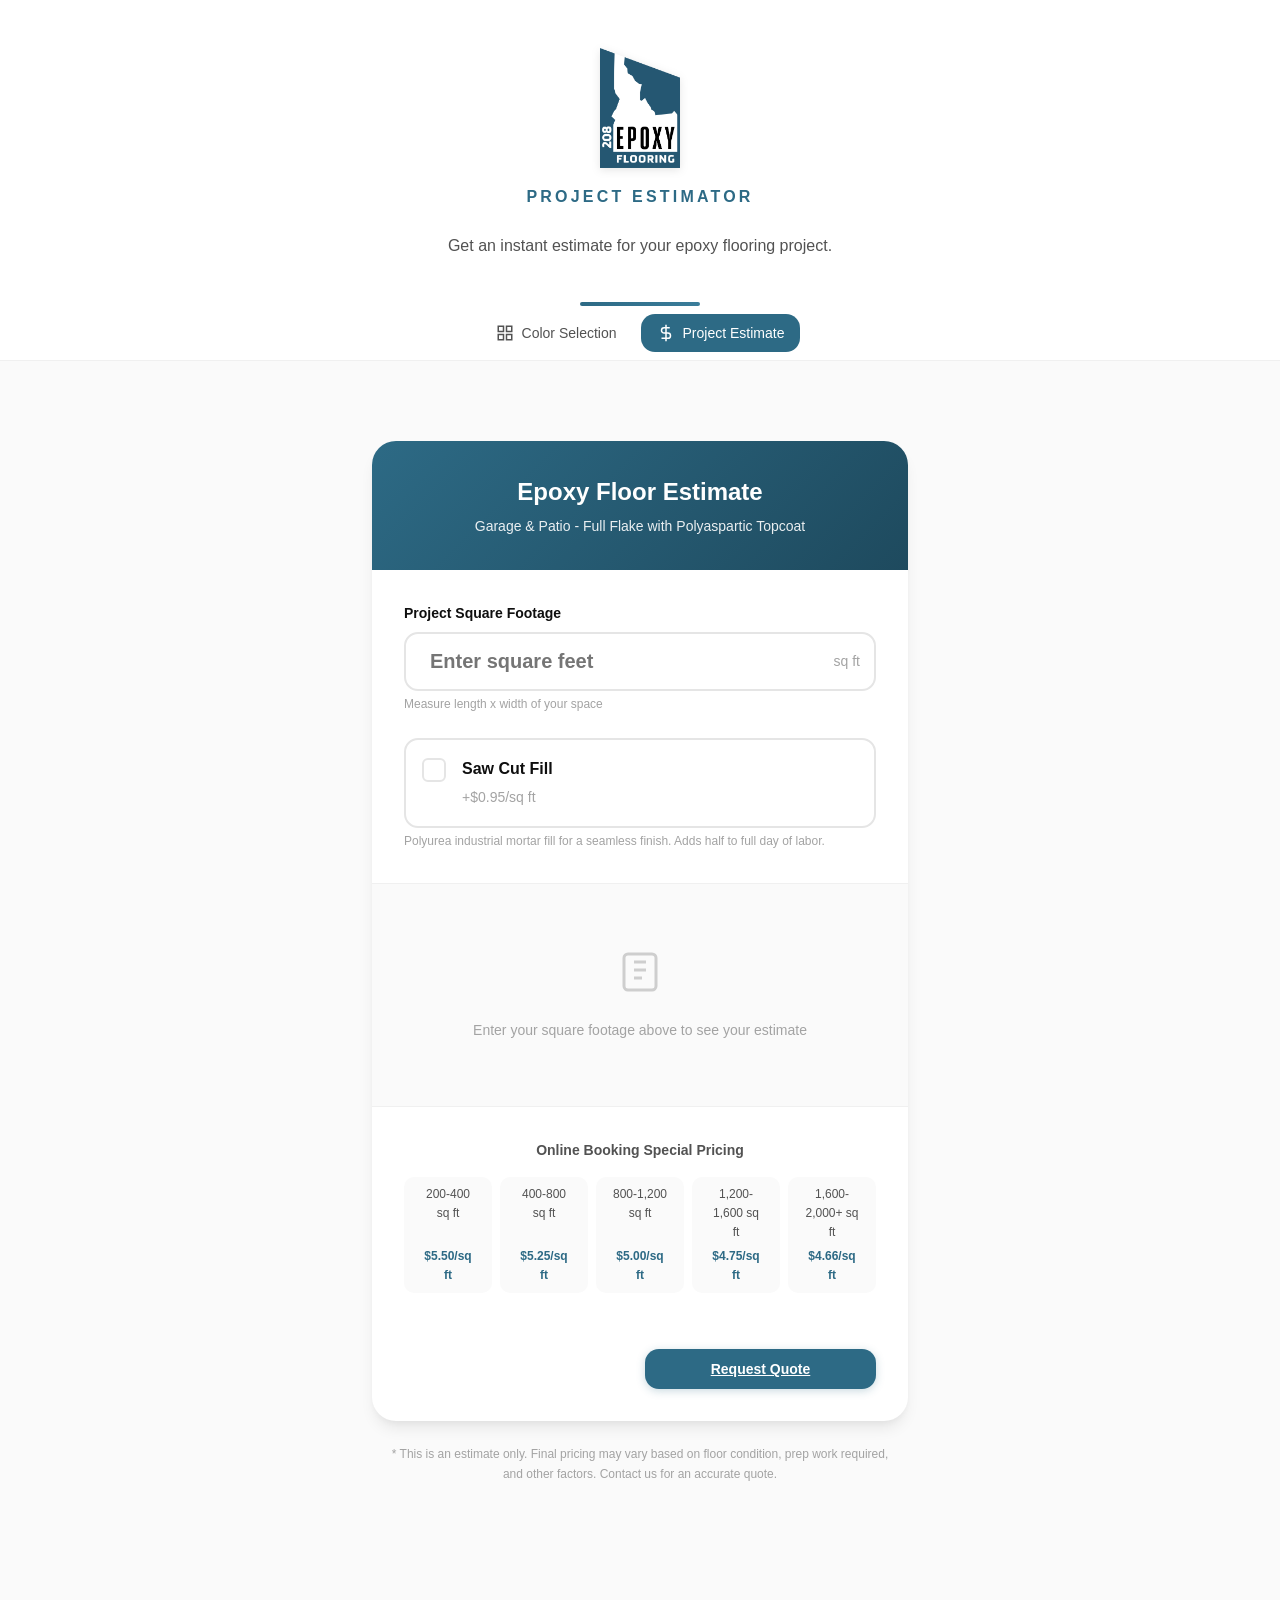
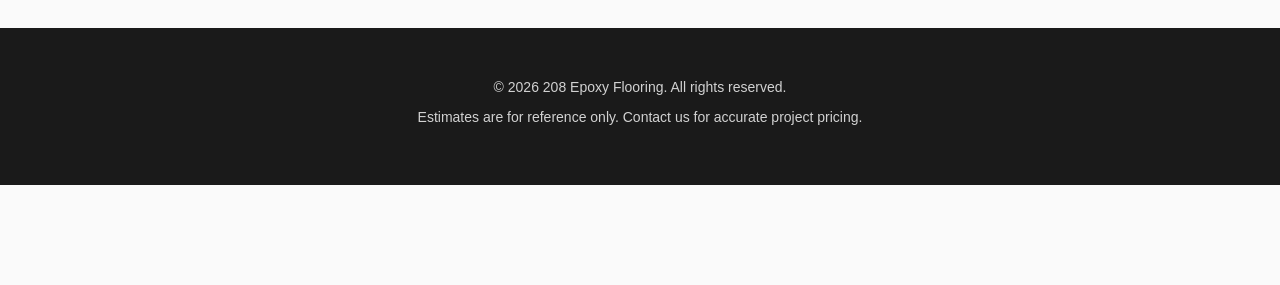
<file: estimate.html>
<!DOCTYPE html>
<html lang="en">
<head>
    <meta charset="UTF-8">
    <meta name="viewport" content="width=device-width, initial-scale=1.0">
    <title>Project Estimate | 208 Epoxy</title>
    <meta name="description" content="Get an instant estimate for your epoxy flooring project. Calculate pricing for garage and patio floors.">
    <link rel="icon" type="image/svg+xml" href="Images/favicon.svg">

    <!-- Open Graph -->
    <meta property="og:title" content="Project Estimate | 208 Epoxy">
    <meta property="og:description" content="Get an instant estimate for your epoxy flooring project. Calculate pricing for garage and patio floors.">
    <meta property="og:image" content="https://208-epoxy-colors.netlify.app/Images/logo.png">
    <meta property="og:url" content="https://208-epoxy-colors.netlify.app/estimate.html">
    <meta property="og:type" content="website">

    <link rel="preconnect" href="https://fonts.googleapis.com">
    <link rel="preconnect" href="https://fonts.gstatic.com" crossorigin>
    <link href="https://fonts.googleapis.com/css2?family=Inter:wght@400;500;600;700&display=swap" rel="stylesheet">
    <link rel="stylesheet" href="css/styles.css">
</head>
<body>
    <!-- Header -->
    <header class="header">
        <div class="header__container">
            <div class="header__brand">
                <a href="index.html">
                    <img src="Images/logo.png" alt="208 Epoxy Flooring" class="header__logo-img">
                </a>
                <p class="header__tagline">Project Estimator</p>
            </div>
            <p class="header__instructions">Get an instant estimate for your epoxy flooring project.</p>
        </div>
    </header>

    <!-- Navigation -->
    <nav class="page-nav">
        <div class="page-nav__container">
            <a href="index.html" class="page-nav__link">
                <svg viewBox="0 0 24 24" fill="none" stroke="currentColor" stroke-width="2">
                    <rect x="3" y="3" width="7" height="7"></rect>
                    <rect x="14" y="3" width="7" height="7"></rect>
                    <rect x="14" y="14" width="7" height="7"></rect>
                    <rect x="3" y="14" width="7" height="7"></rect>
                </svg>
                Color Selection
            </a>
            <a href="estimate.html" class="page-nav__link page-nav__link--active">
                <svg viewBox="0 0 24 24" fill="none" stroke="currentColor" stroke-width="2">
                    <path d="M12 1v22M17 5H9.5a3.5 3.5 0 0 0 0 7h5a3.5 3.5 0 0 1 0 7H6"></path>
                </svg>
                Project Estimate
            </a>
        </div>
    </nav>

    <!-- Main Content -->
    <main class="main">
        <div class="estimator">
            <div class="estimator__card">
                <div class="estimator__header">
                    <h1 class="estimator__title">Epoxy Floor Estimate</h1>
                    <p class="estimator__subtitle">Garage & Patio - Full Flake with Polyaspartic Topcoat</p>
                </div>

                <div class="estimator__form">
                    <!-- Square Footage Input -->
                    <div class="estimator__field">
                        <label for="sqft" class="estimator__label">Project Square Footage</label>
                        <div class="estimator__input-group">
                            <input type="number" id="sqft" class="estimator__input" placeholder="Enter square feet" min="0" step="1">
                            <span class="estimator__input-suffix">sq ft</span>
                        </div>
                        <p class="estimator__hint">Measure length x width of your space</p>
                    </div>

                    <!-- Saw Cut Fill Option -->
                    <div class="estimator__field">
                        <label class="estimator__checkbox-label">
                            <input type="checkbox" id="sawcut" class="estimator__checkbox">
                            <span class="estimator__checkbox-box">
                                <svg viewBox="0 0 24 24" fill="none" stroke="currentColor" stroke-width="3">
                                    <polyline points="20,6 9,17 4,12"></polyline>
                                </svg>
                            </span>
                            <span class="estimator__checkbox-text">
                                <strong>Saw Cut Fill</strong>
                                <span class="estimator__checkbox-price">+$0.95/sq ft</span>
                            </span>
                        </label>
                        <p class="estimator__hint">Polyurea industrial mortar fill for a seamless finish. Adds half to full day of labor.</p>
                    </div>
                </div>

                <!-- Results -->
                <div class="estimator__results" id="results">
                    <div class="estimator__result-row estimator__result-row--hidden" id="result-call">
                        <div class="estimator__call-notice">
                            <svg viewBox="0 0 24 24" fill="none" stroke="currentColor" stroke-width="2">
                                <path d="M22 16.92v3a2 2 0 0 1-2.18 2 19.79 19.79 0 0 1-8.63-3.07 19.5 19.5 0 0 1-6-6 19.79 19.79 0 0 1-3.07-8.67A2 2 0 0 1 4.11 2h3a2 2 0 0 1 2 1.72 12.84 12.84 0 0 0 .7 2.81 2 2 0 0 1-.45 2.11L8.09 9.91a16 16 0 0 0 6 6l1.27-1.27a2 2 0 0 1 2.11-.45 12.84 12.84 0 0 0 2.81.7A2 2 0 0 1 22 16.92z"></path>
                            </svg>
                            <div>
                                <p class="estimator__call-title">Call for Pricing</p>
                                <p class="estimator__call-text">Projects under 200 sq ft require custom pricing. Please contact us for a quote.</p>
                            </div>
                        </div>
                    </div>

                    <div id="result-details" class="estimator__result-row--hidden">
                        <div class="estimator__breakdown">
                            <div class="estimator__breakdown-row">
                                <span class="estimator__breakdown-label">Square Footage</span>
                                <span class="estimator__breakdown-value" id="display-sqft">0 sq ft</span>
                            </div>
                            <div class="estimator__breakdown-row">
                                <span class="estimator__breakdown-label">Base Rate</span>
                                <span class="estimator__breakdown-value" id="display-rate">$0.00/sq ft</span>
                            </div>
                            <div class="estimator__breakdown-row" id="sawcut-row" style="display: none;">
                                <span class="estimator__breakdown-label">Saw Cut Fill</span>
                                <span class="estimator__breakdown-value">+$0.95/sq ft</span>
                            </div>
                            <div class="estimator__breakdown-row estimator__breakdown-row--total">
                                <span class="estimator__breakdown-label">Effective Rate</span>
                                <span class="estimator__breakdown-value" id="display-total-rate">$0.00/sq ft</span>
                            </div>
                        </div>

                        <div class="estimator__total">
                            <span class="estimator__total-label">Estimated Total</span>
                            <span class="estimator__total-value" id="display-total">$0</span>
                        </div>

                        <div class="estimator__timeline">
                            <svg viewBox="0 0 24 24" fill="none" stroke="currentColor" stroke-width="2">
                                <circle cx="12" cy="12" r="10"></circle>
                                <polyline points="12,6 12,12 16,14"></polyline>
                            </svg>
                            <div>
                                <p class="estimator__timeline-title" id="timeline-title">2-Day Installation</p>
                                <p class="estimator__timeline-text" id="timeline-text">Walk on surface minimum 24 hours after completion</p>
                            </div>
                        </div>
                    </div>

                    <div class="estimator__empty" id="result-empty">
                        <svg viewBox="0 0 24 24" fill="none" stroke="currentColor" stroke-width="1.5">
                            <path d="M9 7h6M9 11h6M9 15h4"></path>
                            <rect x="4" y="3" width="16" height="18" rx="2"></rect>
                        </svg>
                        <p>Enter your square footage above to see your estimate</p>
                    </div>
                </div>

                <!-- Pricing Tiers Info -->
                <div class="estimator__tiers">
                    <h3 class="estimator__tiers-title">Online Booking Special Pricing</h3>
                    <div class="estimator__tiers-grid">
                        <div class="estimator__tier">
                            <span class="estimator__tier-range">200-400 sq ft</span>
                            <span class="estimator__tier-price">$5.50/sq ft</span>
                        </div>
                        <div class="estimator__tier">
                            <span class="estimator__tier-range">400-800 sq ft</span>
                            <span class="estimator__tier-price">$5.25/sq ft</span>
                        </div>
                        <div class="estimator__tier">
                            <span class="estimator__tier-range">800-1,200 sq ft</span>
                            <span class="estimator__tier-price">$5.00/sq ft</span>
                        </div>
                        <div class="estimator__tier">
                            <span class="estimator__tier-range">1,200-1,600 sq ft</span>
                            <span class="estimator__tier-price">$4.75/sq ft</span>
                        </div>
                        <div class="estimator__tier">
                            <span class="estimator__tier-range">1,600-2,000+ sq ft</span>
                            <span class="estimator__tier-price">$4.66/sq ft</span>
                        </div>
                    </div>
                </div>

                <!-- CTA -->
                <div class="estimator__cta">
                    <a href="index.html" class="btn btn--secondary">Browse Colors</a>
                    <a href="https://208epoxy.com/contact" target="_blank" class="btn btn--primary">Request Quote</a>
                </div>
            </div>

            <!-- Disclaimer -->
            <p class="estimator__disclaimer">
                * This is an estimate only. Final pricing may vary based on floor condition, prep work required, and other factors.
                Contact us for an accurate quote.
            </p>
        </div>
    </main>

    <footer class="footer">
        <div class="footer__container">
            <p>&copy; 2026 <a href="https://208epoxy.com" target="_blank">208 Epoxy Flooring</a>. All rights reserved.</p>
            <p class="footer__disclaimer">Estimates are for reference only. Contact us for accurate project pricing.</p>
        </div>
    </footer>

    <script src="js/estimate.js"></script>
</body>
</html>
</file>
<file: css/styles.css>
/* ===================================
   208 Epoxy - Color Selection Tool
   Modern Professional Design
   =================================== */

/* CSS Variables - 208 Epoxy Brand Colors */
:root {
    --primary: #2D6A85;
    --primary-light: #3A7D9A;
    --primary-dark: #1E4A5E;
    --secondary: #1a1a1a;
    --secondary-light: #2d2d2d;
    --accent: #3C82F6;
    --accent-light: #60a5fa;
    --background: #fafafa;
    --surface: #ffffff;
    --surface-elevated: #ffffff;
    --text-primary: #0f0f0f;
    --text-secondary: #525252;
    --text-muted: #a3a3a3;
    --border: #e5e5e5;
    --border-light: #f0f0f0;
    --success: #10b981;
    --success-light: #d1fae5;
    --error: #ef4444;

    --font-family: -apple-system, BlinkMacSystemFont, 'Segoe UI', Roboto, 'Helvetica Neue', Arial, sans-serif;
    --font-size-xs: 0.75rem;
    --font-size-sm: 0.875rem;
    --font-size-base: 1rem;
    --font-size-lg: 1.125rem;
    --font-size-xl: 1.25rem;
    --font-size-2xl: 1.5rem;
    --font-size-3xl: 2rem;
    --font-size-4xl: 2.5rem;

    --spacing-xs: 0.25rem;
    --spacing-sm: 0.5rem;
    --spacing-md: 1rem;
    --spacing-lg: 1.5rem;
    --spacing-xl: 2rem;
    --spacing-2xl: 3rem;
    --spacing-3xl: 4rem;

    --shadow-xs: 0 1px 2px rgba(0, 0, 0, 0.04);
    --shadow-sm: 0 1px 3px rgba(0, 0, 0, 0.06), 0 1px 2px rgba(0, 0, 0, 0.04);
    --shadow-md: 0 4px 6px -1px rgba(0, 0, 0, 0.07), 0 2px 4px -1px rgba(0, 0, 0, 0.04);
    --shadow-lg: 0 10px 15px -3px rgba(0, 0, 0, 0.08), 0 4px 6px -2px rgba(0, 0, 0, 0.04);
    --shadow-xl: 0 20px 25px -5px rgba(0, 0, 0, 0.1), 0 10px 10px -5px rgba(0, 0, 0, 0.03);
    --shadow-2xl: 0 25px 50px -12px rgba(0, 0, 0, 0.2);

    --radius-sm: 6px;
    --radius-md: 10px;
    --radius-lg: 14px;
    --radius-xl: 20px;
    --radius-2xl: 24px;
    --radius-full: 9999px;

    --transition-fast: 0.1s ease;
    --transition: 0.2s cubic-bezier(0.4, 0, 0.2, 1);
    --transition-slow: 0.3s cubic-bezier(0.4, 0, 0.2, 1);
    --transition-bounce: 0.5s cubic-bezier(0.34, 1.56, 0.64, 1);
}

/* Reset */
*, *::before, *::after {
    box-sizing: border-box;
    margin: 0;
    padding: 0;
}

html {
    scroll-behavior: smooth;
    -webkit-text-size-adjust: 100%;
    -webkit-font-smoothing: antialiased;
    -moz-osx-font-smoothing: grayscale;
}

body {
    font-family: var(--font-family);
    font-size: var(--font-size-base);
    line-height: 1.6;
    color: var(--text-primary);
    background-color: var(--background);
    min-height: 100vh;
    padding-bottom: 100px;
}

img {
    max-width: 100%;
    height: auto;
    display: block;
}

button {
    font-family: inherit;
    cursor: pointer;
    border: none;
    background: none;
}

/* ===================================
   Header
   =================================== */
.header {
    background: var(--surface);
    padding: var(--spacing-xl) var(--spacing-md);
    text-align: center;
    position: relative;
}

.header::after {
    content: '';
    position: absolute;
    bottom: 0;
    left: 50%;
    transform: translateX(-50%);
    width: 120px;
    height: 4px;
    background: linear-gradient(90deg, var(--primary), var(--primary-light));
    border-radius: var(--radius-full);
}

.header__container {
    max-width: 1400px;
    margin: 0 auto;
}

.header__brand {
    margin-bottom: var(--spacing-lg);
}

.header__logo-img {
    height: 90px;
    width: auto;
    margin: 0 auto var(--spacing-md);
    filter: drop-shadow(0 2px 4px rgba(0,0,0,0.1));
}

.header__tagline {
    font-size: var(--font-size-sm);
    font-weight: 600;
    color: var(--primary);
    text-transform: uppercase;
    letter-spacing: 0.2em;
    margin-bottom: var(--spacing-xs);
}

.header__instructions {
    font-size: var(--font-size-base);
    color: var(--text-secondary);
    max-width: 440px;
    margin: 0 auto;
    line-height: 1.5;
}

/* ===================================
   Filter Bar
   =================================== */
.filter-bar {
    background: var(--surface);
    padding: var(--spacing-md) var(--spacing-md);
    position: sticky;
    top: 0;
    z-index: 100;
    border-bottom: 1px solid var(--border-light);
    backdrop-filter: blur(12px);
    background: rgba(255, 255, 255, 0.9);
}

.filter-bar__container {
    display: flex;
    gap: var(--spacing-sm);
    max-width: 1400px;
    margin: 0 auto;
    justify-content: center;
    flex-wrap: wrap;
}

.filter-btn {
    padding: var(--spacing-sm) var(--spacing-xl);
    font-size: var(--font-size-sm);
    font-weight: 500;
    color: var(--text-secondary);
    background: transparent;
    border: 1.5px solid var(--border);
    border-radius: var(--radius-full);
    transition: all var(--transition);
    white-space: nowrap;
}

.filter-btn:hover {
    color: var(--primary);
    border-color: var(--primary);
    background: rgba(45, 106, 133, 0.05);
}

.filter-btn--active {
    background: var(--primary);
    color: white;
    border-color: var(--primary);
    box-shadow: 0 2px 8px rgba(45, 106, 133, 0.3);
}

.filter-btn--active:hover {
    background: var(--primary-light);
    border-color: var(--primary-light);
}

/* ===================================
   Main Content
   =================================== */
.main {
    max-width: 1400px;
    margin: 0 auto;
    padding: var(--spacing-2xl) var(--spacing-md);
}

/* ===================================
   Color Sections
   =================================== */
.color-section {
    margin-bottom: var(--spacing-3xl);
}

.color-section.hidden {
    display: none;
}

.section-header {
    margin-bottom: var(--spacing-xl);
    text-align: center;
}

.section-title {
    font-size: var(--font-size-2xl);
    font-weight: 700;
    color: var(--text-primary);
    margin-bottom: var(--spacing-xs);
    letter-spacing: -0.02em;
}

.section-subtitle {
    font-size: var(--font-size-base);
    color: var(--text-muted);
    font-weight: 400;
}

/* ===================================
   Color Grid
   =================================== */
.color-grid {
    display: grid;
    grid-template-columns: repeat(2, 1fr);
    gap: var(--spacing-md);
}

/* ===================================
   Color Card
   =================================== */
.color-card {
    background: var(--surface);
    border-radius: var(--radius-xl);
    overflow: hidden;
    box-shadow: var(--shadow-sm);
    transition: all var(--transition);
    position: relative;
    cursor: pointer;
    border: 1px solid var(--border-light);
}

.color-card:hover {
    box-shadow: var(--shadow-lg);
    transform: translateY(-4px);
    border-color: transparent;
}

.color-card--selected {
    border-color: var(--success);
    box-shadow: 0 0 0 2px var(--success), var(--shadow-md);
}

.color-card--selected:hover {
    box-shadow: 0 0 0 2px var(--success), var(--shadow-lg);
}

.color-card__image-container {
    position: relative;
    aspect-ratio: 1;
    overflow: hidden;
    background: var(--border-light);
}

.color-card__image {
    width: 100%;
    height: 100%;
    object-fit: cover;
    transition: transform var(--transition-slow);
}

.color-card:hover .color-card__image {
    transform: scale(1.08);
}

/* Checkbox button on card */
.color-card__checkbox {
    position: absolute;
    top: var(--spacing-sm);
    right: var(--spacing-sm);
    width: 28px;
    height: 28px;
    background: rgba(255, 255, 255, 0.95);
    border: 2px solid var(--border);
    border-radius: var(--radius-sm);
    display: flex;
    align-items: center;
    justify-content: center;
    cursor: pointer;
    transition: all var(--transition);
    z-index: 5;
    box-shadow: var(--shadow-sm);
}

.color-card__checkbox:hover {
    border-color: var(--primary);
    background: white;
    transform: scale(1.1);
}

.color-card__checkbox-icon {
    width: 16px;
    height: 16px;
    color: white;
    opacity: 0;
    transform: scale(0.5);
    transition: all var(--transition);
}

.color-card--selected .color-card__checkbox {
    background: var(--success);
    border-color: var(--success);
}

.color-card--selected .color-card__checkbox:hover {
    background: #059669;
    border-color: #059669;
}

.color-card--selected .color-card__checkbox-icon {
    opacity: 1;
    transform: scale(1);
}

.color-card__info {
    padding: var(--spacing-lg);
}

.color-card__name {
    font-size: var(--font-size-lg);
    font-weight: 600;
    color: var(--text-primary);
    margin-bottom: var(--spacing-xs);
    letter-spacing: -0.01em;
}

.color-card__code {
    font-size: var(--font-size-xs);
    color: var(--text-muted);
    font-family: 'SF Mono', Monaco, 'Cascadia Code', monospace;
    letter-spacing: 0.02em;
}

.color-card__badge {
    display: inline-flex;
    align-items: center;
    padding: var(--spacing-xs) var(--spacing-sm);
    background: var(--background);
    border-radius: var(--radius-sm);
    font-size: var(--font-size-xs);
    font-weight: 500;
    color: var(--text-secondary);
    margin-top: var(--spacing-sm);
}

/* ===================================
   Selection Floating Action Button
   =================================== */
.selection-fab {
    position: fixed;
    bottom: var(--spacing-lg);
    right: var(--spacing-lg);
    z-index: 200;
    display: none; /* Hidden until selections exist */
}

.selection-fab--visible {
    display: block;
}

.selection-fab__button {
    width: 60px;
    height: 60px;
    border-radius: 50%;
    background: var(--primary);
    color: white;
    border: none;
    cursor: pointer;
    display: flex;
    align-items: center;
    justify-content: center;
    box-shadow: var(--shadow-lg), 0 4px 20px rgba(45, 106, 133, 0.4);
    transition: all var(--transition);
    position: relative;
}

.selection-fab__button:hover {
    background: var(--primary-dark);
    transform: scale(1.05);
    box-shadow: var(--shadow-xl), 0 6px 24px rgba(45, 106, 133, 0.5);
}

.selection-fab__button:active {
    transform: scale(0.95);
}

.selection-fab__icon {
    width: 26px;
    height: 26px;
}

.selection-fab__count {
    position: absolute;
    top: -4px;
    right: -4px;
    min-width: 22px;
    height: 22px;
    background: var(--error);
    color: white;
    font-size: 12px;
    font-weight: 700;
    border-radius: 50%;
    display: flex;
    align-items: center;
    justify-content: center;
    padding: 0 6px;
    box-shadow: 0 2px 8px rgba(0, 0, 0, 0.2);
}

.selection-fab__panel {
    position: absolute;
    bottom: 70px;
    right: 0;
    width: 280px;
    max-height: 400px;
    background: var(--surface);
    border-radius: var(--radius-xl);
    box-shadow: var(--shadow-2xl);
    opacity: 0;
    visibility: hidden;
    transform: translateY(10px) scale(0.95);
    transform-origin: bottom right;
    transition: all 0.2s cubic-bezier(0.4, 0, 0.2, 1);
    overflow: hidden;
    display: flex;
    flex-direction: column;
}

.selection-fab--open .selection-fab__panel {
    opacity: 1;
    visibility: visible;
    transform: translateY(0) scale(1);
}

.selection-fab__header {
    display: flex;
    align-items: center;
    justify-content: space-between;
    padding: var(--spacing-md) var(--spacing-md) var(--spacing-sm);
    border-bottom: 1px solid var(--border-light);
}

.selection-fab__title {
    font-weight: 600;
    font-size: var(--font-size-sm);
    color: var(--text-primary);
}

.selection-fab__close {
    width: 28px;
    height: 28px;
    border-radius: 50%;
    background: var(--background);
    border: none;
    cursor: pointer;
    display: flex;
    align-items: center;
    justify-content: center;
    transition: background var(--transition);
}

.selection-fab__close:hover {
    background: var(--border);
}

.selection-fab__close svg {
    width: 16px;
    height: 16px;
    color: var(--text-secondary);
}

.selection-fab__list {
    flex: 1;
    overflow-y: auto;
    padding: var(--spacing-sm);
    max-height: 240px;
}

.selection-fab__item {
    display: flex;
    align-items: center;
    gap: var(--spacing-sm);
    padding: var(--spacing-sm);
    border-radius: var(--radius-md);
    transition: background var(--transition);
}

.selection-fab__item:hover {
    background: var(--background);
}

.selection-fab__item-image {
    width: 40px;
    height: 40px;
    border-radius: var(--radius-sm);
    object-fit: cover;
    flex-shrink: 0;
}

.selection-fab__item-info {
    flex: 1;
    min-width: 0;
}

.selection-fab__item-name {
    font-weight: 500;
    font-size: var(--font-size-sm);
    color: var(--text-primary);
    white-space: nowrap;
    overflow: hidden;
    text-overflow: ellipsis;
}

.selection-fab__item-size {
    font-size: var(--font-size-xs);
    color: var(--text-muted);
}

.selection-fab__item-remove {
    width: 24px;
    height: 24px;
    border-radius: 50%;
    background: transparent;
    border: none;
    cursor: pointer;
    display: flex;
    align-items: center;
    justify-content: center;
    color: var(--text-muted);
    transition: all var(--transition);
    flex-shrink: 0;
}

.selection-fab__item-remove:hover {
    background: var(--error);
    color: white;
}

.selection-fab__item-remove svg {
    width: 14px;
    height: 14px;
}

.selection-fab__empty {
    padding: var(--spacing-xl);
    text-align: center;
    color: var(--text-muted);
    font-size: var(--font-size-sm);
}

.selection-fab__actions {
    display: flex;
    gap: var(--spacing-sm);
    padding: var(--spacing-sm) var(--spacing-md) var(--spacing-md);
    border-top: 1px solid var(--border-light);
}

.selection-fab__actions .btn {
    flex: 1;
}

/* Small button variant */
.btn--sm {
    padding: var(--spacing-sm) var(--spacing-md);
    font-size: var(--font-size-sm);
}

/* ===================================
   Buttons
   =================================== */
.btn {
    display: inline-flex;
    align-items: center;
    justify-content: center;
    gap: var(--spacing-sm);
    padding: var(--spacing-sm) var(--spacing-lg);
    font-size: var(--font-size-sm);
    font-weight: 600;
    border-radius: var(--radius-lg);
    transition: all var(--transition);
    white-space: nowrap;
    border: none;
}

.btn--primary {
    background: var(--primary);
    color: white;
    box-shadow: 0 2px 8px rgba(45, 106, 133, 0.25);
}

.btn--primary:hover {
    background: var(--primary-light);
    box-shadow: 0 4px 12px rgba(45, 106, 133, 0.35);
    transform: translateY(-1px);
}

.btn--primary:active {
    transform: translateY(0);
}

.btn--secondary {
    background: rgba(255, 255, 255, 0.15);
    color: white;
    border: 1px solid rgba(255, 255, 255, 0.2);
}

.btn--secondary:hover {
    background: rgba(255, 255, 255, 0.25);
}

.btn--outline {
    background: transparent;
    color: var(--text-primary);
    border: 1.5px solid var(--border);
}

.btn--outline:hover {
    border-color: var(--primary);
    color: var(--primary);
    background: rgba(45, 106, 133, 0.05);
}

.btn--full {
    width: 100%;
}

.btn--lg {
    padding: var(--spacing-md) var(--spacing-xl);
    font-size: var(--font-size-base);
    border-radius: var(--radius-lg);
}

.btn__icon {
    font-size: var(--font-size-lg);
    line-height: 1;
}

/* ===================================
   Modals
   =================================== */
.modal {
    position: fixed;
    inset: 0;
    z-index: 1000;
    display: flex;
    align-items: center;
    justify-content: center;
    padding: var(--spacing-md);
    opacity: 0;
    visibility: hidden;
    transition: all var(--transition);
}

.modal--open {
    opacity: 1;
    visibility: visible;
}

.modal__backdrop {
    position: absolute;
    inset: 0;
    background: rgba(0, 0, 0, 0.6);
    backdrop-filter: blur(8px);
}

.modal__content {
    position: relative;
    background: var(--surface);
    border-radius: var(--radius-2xl);
    max-width: 100%;
    max-height: 90vh;
    overflow-y: auto;
    transform: translateY(24px) scale(0.96);
    transition: transform var(--transition-slow);
    box-shadow: var(--shadow-2xl);
}

.modal--open .modal__content {
    transform: translateY(0) scale(1);
}

.modal__content--detail {
    width: 100%;
    max-width: 520px;
}

.modal__content--form {
    width: 100%;
    max-width: 460px;
    padding: var(--spacing-2xl);
}

.modal__content--success {
    width: 100%;
    max-width: 380px;
    padding: var(--spacing-2xl);
    text-align: center;
}

.modal__close {
    position: absolute;
    top: var(--spacing-md);
    right: var(--spacing-md);
    width: 40px;
    height: 40px;
    display: flex;
    align-items: center;
    justify-content: center;
    font-size: var(--font-size-xl);
    color: var(--text-muted);
    background: var(--background);
    border-radius: 50%;
    z-index: 10;
    transition: all var(--transition);
}

.modal__close:hover {
    background: var(--border-light);
    color: var(--text-primary);
    transform: rotate(90deg);
}

.modal__title {
    font-size: var(--font-size-xl);
    font-weight: 700;
    color: var(--text-primary);
    margin-bottom: var(--spacing-lg);
    letter-spacing: -0.02em;
}

/* ===================================
   Detail View
   =================================== */
.detail-view__gallery {
    position: relative;
    width: 100%;
    height: 0;
    padding-bottom: 100%; /* 1:1 aspect ratio using padding trick for better mobile support */
    overflow: hidden;
    background: var(--border-light);
}

.detail-view__image {
    width: 100%;
    height: 100%;
    object-fit: cover;
}

.detail-view__info {
    padding: var(--spacing-xl);
}

.detail-view__name {
    font-size: var(--font-size-2xl);
    font-weight: 700;
    color: var(--text-primary);
    margin-bottom: var(--spacing-sm);
    letter-spacing: -0.02em;
}

.detail-view__code {
    font-family: 'SF Mono', Monaco, monospace;
    font-size: var(--font-size-sm);
    color: var(--text-muted);
    margin-bottom: var(--spacing-xs);
    letter-spacing: 0.02em;
}

.detail-view__size,
.detail-view__category {
    font-size: var(--font-size-sm);
    color: var(--text-secondary);
    margin-bottom: var(--spacing-xs);
}

.detail-view__info .btn {
    margin-top: var(--spacing-xl);
}

/* ===================================
   Gallery Carousel
   =================================== */
.gallery {
    position: absolute;
    top: 0;
    left: 0;
    right: 0;
    bottom: 0;
    overflow: hidden;
}

.gallery__container {
    position: absolute;
    top: 0;
    left: 0;
    right: 0;
    bottom: 40px; /* Space for dots */
    overflow: hidden;
}

.gallery__track {
    display: flex;
    height: 100%;
    transition: transform 0.3s cubic-bezier(0.4, 0, 0.2, 1);
    cursor: grab;
    will-change: transform;
    -webkit-overflow-scrolling: touch;
}

.gallery__track:active {
    cursor: grabbing;
}

.gallery__slide {
    min-width: 100%;
    width: 100%;
    height: 100%;
    flex-shrink: 0;
    display: flex;
    align-items: center;
    justify-content: center;
    overflow: hidden;
}

.gallery__image {
    width: 100%;
    height: 100%;
    object-fit: cover;
    user-select: none;
    -webkit-user-drag: none;
    -webkit-touch-callout: none;
}

.gallery__nav {
    position: absolute;
    top: 50%;
    transform: translateY(-50%);
    width: 44px;
    height: 44px;
    border-radius: 50%;
    background: rgba(255, 255, 255, 0.95);
    border: none;
    display: flex;
    align-items: center;
    justify-content: center;
    cursor: pointer;
    transition: all var(--transition);
    z-index: 10;
    box-shadow: var(--shadow-md);
}

.gallery__nav:hover {
    background: white;
    transform: translateY(-50%) scale(1.05);
    box-shadow: var(--shadow-lg);
}

.gallery__nav:active {
    transform: translateY(-50%) scale(0.95);
}

.gallery__nav svg {
    width: 20px;
    height: 20px;
    color: var(--text-primary);
}

.gallery__nav--prev {
    left: var(--spacing-md);
}

.gallery__nav--next {
    right: var(--spacing-md);
}

.gallery__counter {
    position: absolute;
    bottom: 52px; /* Above dots */
    left: var(--spacing-md);
    padding: var(--spacing-xs) var(--spacing-sm);
    background: rgba(0, 0, 0, 0.6);
    color: white;
    font-size: var(--font-size-xs);
    font-weight: 500;
    border-radius: var(--radius-sm);
    z-index: 10;
}

.gallery__fullscreen {
    position: absolute;
    bottom: 52px;
    right: var(--spacing-md);
    width: 40px;
    height: 40px;
    border-radius: var(--radius-sm);
    background: rgba(0, 0, 0, 0.6);
    border: none;
    display: flex;
    align-items: center;
    justify-content: center;
    cursor: pointer;
    transition: all var(--transition);
    z-index: 10;
}

.gallery__fullscreen:hover {
    background: rgba(0, 0, 0, 0.8);
}

.gallery__fullscreen svg {
    width: 20px;
    height: 20px;
    color: white;
}

.gallery__fullscreen-collapse {
    display: none;
}

/* Fullscreen mode - gallery moved to body */
body.gallery-fullscreen-active {
    overflow: hidden;
}

body.gallery-fullscreen-active .modal {
    visibility: hidden;
}

.gallery--fullscreen {
    position: fixed;
    top: 0;
    left: 0;
    width: 100vw;
    height: 100vh;
    z-index: 10001;
    background: black;
    border-radius: 0;
    padding: 0;
    margin: 0;
}

.gallery--fullscreen .gallery__container {
    height: calc(100vh - 60px);
    padding-bottom: 0;
}

.gallery--fullscreen .gallery__slide {
    height: calc(100vh - 60px);
}

.gallery--fullscreen .gallery__image {
    object-fit: contain;
    max-height: 100%;
    width: 100%;
}

.gallery--fullscreen .gallery__fullscreen-expand {
    display: none;
}

.gallery--fullscreen .gallery__fullscreen-collapse {
    display: block;
}

.gallery--fullscreen .gallery__fullscreen {
    bottom: 72px;
    right: var(--spacing-lg);
    width: 48px;
    height: 48px;
}

.gallery--fullscreen .gallery__nav {
    display: flex !important;
    width: 50px;
    height: 50px;
}

.gallery--fullscreen .gallery__dots {
    position: fixed;
    bottom: 0;
    left: 0;
    right: 0;
    background: rgba(0, 0, 0, 0.8);
    height: 60px;
}

.gallery--fullscreen .gallery__dot {
    background: rgba(255, 255, 255, 0.4);
}

.gallery--fullscreen .gallery__dot--active {
    background: white;
}

.gallery--fullscreen .gallery__counter {
    position: fixed;
    bottom: 72px;
    left: var(--spacing-md);
}

.gallery__dots {
    display: flex;
    justify-content: center;
    align-items: center;
    gap: var(--spacing-sm);
    height: 40px;
    background: var(--surface);
    position: absolute;
    bottom: 0;
    left: 0;
    right: 0;
    z-index: 5;
}

.gallery__dot {
    width: 8px;
    height: 8px;
    border-radius: 50%;
    background: var(--border);
    border: none;
    cursor: pointer;
    transition: all var(--transition);
    padding: 0;
    -webkit-tap-highlight-color: transparent;
}

.gallery__dot:hover {
    background: var(--text-muted);
}

.gallery__dot--active {
    background: var(--primary);
    width: 24px;
    border-radius: var(--radius-full);
}

/* Hide nav buttons on mobile - use swipe instead */
@media (max-width: 767px) {
    .gallery__nav {
        display: none;
    }

    .gallery__counter {
        bottom: 52px;
        left: var(--spacing-sm);
    }
}

/* ===================================
   Form Styles
   =================================== */
.selected-colors {
    display: flex;
    flex-wrap: wrap;
    gap: var(--spacing-sm);
    margin-bottom: var(--spacing-xl);
    padding: var(--spacing-md);
    background: var(--background);
    border-radius: var(--radius-lg);
    border: 1px solid var(--border-light);
}

.selected-color-chip {
    display: flex;
    align-items: center;
    gap: var(--spacing-sm);
    padding: var(--spacing-xs) var(--spacing-md) var(--spacing-xs) var(--spacing-xs);
    background: var(--surface);
    border: 1px solid var(--border);
    border-radius: var(--radius-full);
    font-size: var(--font-size-sm);
    font-weight: 500;
}

.selected-color-chip__swatch {
    width: 24px;
    height: 24px;
    border-radius: 50%;
    background-size: cover;
    background-position: center;
    box-shadow: inset 0 0 0 1px rgba(0,0,0,0.1);
}

.form-group {
    margin-bottom: var(--spacing-lg);
}

.form-label {
    display: block;
    font-size: var(--font-size-sm);
    font-weight: 600;
    color: var(--text-primary);
    margin-bottom: var(--spacing-sm);
}

.form-input,
.form-select,
.form-textarea {
    width: 100%;
    padding: var(--spacing-md);
    font-size: var(--font-size-base);
    font-family: inherit;
    color: var(--text-primary);
    background: var(--background);
    border: 1.5px solid var(--border);
    border-radius: var(--radius-lg);
    transition: all var(--transition);
}

.form-input:focus,
.form-select:focus,
.form-textarea:focus {
    outline: none;
    border-color: var(--primary);
    background: var(--surface);
    box-shadow: 0 0 0 3px rgba(45, 106, 133, 0.1);
}

.form-input::placeholder,
.form-textarea::placeholder {
    color: var(--text-muted);
}

.form-textarea {
    resize: vertical;
    min-height: 100px;
}

.form-select {
    appearance: none;
    background-image: url("data:image/svg+xml,%3Csvg xmlns='http://www.w3.org/2000/svg' width='24' height='24' viewBox='0 0 24 24' fill='none' stroke='%23525252' stroke-width='2' stroke-linecap='round' stroke-linejoin='round'%3E%3Cpolyline points='6 9 12 15 18 9'%3E%3C/polyline%3E%3C/svg%3E");
    background-repeat: no-repeat;
    background-position: right 12px center;
    background-size: 18px;
    padding-right: 44px;
}

/* ===================================
   Success Modal
   =================================== */
.success-icon {
    width: 72px;
    height: 72px;
    margin: 0 auto var(--spacing-lg);
    background: linear-gradient(135deg, var(--success) 0%, #059669 100%);
    border-radius: 50%;
    display: flex;
    align-items: center;
    justify-content: center;
    box-shadow: 0 8px 24px rgba(16, 185, 129, 0.3);
}

.success-icon svg {
    width: 36px;
    height: 36px;
    color: white;
}

.success-message {
    font-size: var(--font-size-base);
    color: var(--text-secondary);
    margin-bottom: var(--spacing-xl);
    line-height: 1.6;
}

/* ===================================
   Footer
   =================================== */
.footer {
    background: var(--secondary);
    color: white;
    padding: var(--spacing-2xl) var(--spacing-md);
    text-align: center;
    margin-top: var(--spacing-3xl);
}

.footer__container {
    max-width: 1400px;
    margin: 0 auto;
}

.footer p {
    font-size: var(--font-size-sm);
    opacity: 0.8;
    margin-bottom: var(--spacing-sm);
}

.footer__disclaimer {
    font-size: var(--font-size-xs);
    opacity: 0.5;
    max-width: 500px;
    margin: 0 auto;
}

.footer a {
    color: white;
    text-decoration: none;
    font-weight: 500;
}

.footer a:hover {
    text-decoration: underline;
}

/* ===================================
   Responsive Breakpoints
   =================================== */

/* Small devices (576px and up) */
@media (min-width: 576px) {
    .header__logo-img {
        height: 110px;
    }

    .header__tagline {
        font-size: var(--font-size-base);
    }

    .color-grid {
        gap: var(--spacing-lg);
    }
}

/* Medium devices (768px and up) */
@media (min-width: 768px) {
    .color-grid {
        grid-template-columns: repeat(3, 1fr);
    }

    .header {
        padding: var(--spacing-2xl) var(--spacing-xl);
    }

    .main {
        padding: var(--spacing-2xl) var(--spacing-xl);
    }

    .section-title {
        font-size: var(--font-size-3xl);
    }

    .modal__content--detail {
        max-width: 560px;
    }
}

/* Large devices (992px and up) */
@media (min-width: 992px) {
    .color-grid {
        grid-template-columns: repeat(4, 1fr);
        gap: var(--spacing-xl);
    }

    .modal__content--detail {
        max-width: 720px;
    }

    .detail-view {
        display: grid;
        grid-template-columns: 1fr 1fr;
    }

    .detail-view__gallery {
        border-radius: var(--radius-2xl) 0 0 var(--radius-2xl);
        overflow: hidden;
    }

    .detail-view__info {
        display: flex;
        flex-direction: column;
        justify-content: center;
        padding: var(--spacing-2xl);
    }

    .gallery__dots {
        position: relative;
        background: var(--border-light);
        border-radius: 0 0 0 var(--radius-2xl);
    }
}

/* Extra large devices (1200px and up) */
@media (min-width: 1200px) {
    .color-grid {
        grid-template-columns: repeat(5, 1fr);
    }

    .header__logo-img {
        height: 120px;
    }
}

/* Extra extra large devices (1400px and up) */
@media (min-width: 1400px) {
    .color-grid {
        grid-template-columns: repeat(6, 1fr);
    }
}

/* ===================================
   Utilities
   =================================== */
.visually-hidden {
    position: absolute;
    width: 1px;
    height: 1px;
    padding: 0;
    margin: -1px;
    overflow: hidden;
    clip: rect(0, 0, 0, 0);
    white-space: nowrap;
    border: 0;
}

/* Smooth scrollbar */
::-webkit-scrollbar {
    width: 8px;
    height: 8px;
}

::-webkit-scrollbar-track {
    background: var(--background);
}

::-webkit-scrollbar-thumb {
    background: var(--border);
    border-radius: var(--radius-full);
}

::-webkit-scrollbar-thumb:hover {
    background: var(--text-muted);
}

/* Selection color */
::selection {
    background: rgba(45, 106, 133, 0.2);
    color: var(--text-primary);
}

/* ===================================
   Page Navigation
   =================================== */
.page-nav {
    background: var(--surface);
    border-bottom: 1px solid var(--border-light);
    padding: var(--spacing-sm) var(--spacing-md);
    position: sticky;
    top: 0;
    z-index: 100;
}

.page-nav__container {
    max-width: 1400px;
    margin: 0 auto;
    display: flex;
    gap: var(--spacing-sm);
    justify-content: center;
}

.page-nav__link {
    display: flex;
    align-items: center;
    gap: var(--spacing-sm);
    padding: var(--spacing-sm) var(--spacing-md);
    border-radius: var(--radius-lg);
    text-decoration: none;
    color: var(--text-secondary);
    font-size: var(--font-size-sm);
    font-weight: 500;
    transition: all var(--transition);
}

.page-nav__link:hover {
    background: var(--background);
    color: var(--text-primary);
}

.page-nav__link--active {
    background: var(--primary);
    color: white;
}

.page-nav__link--active:hover {
    background: var(--primary-dark);
    color: white;
}

.page-nav__link svg {
    width: 18px;
    height: 18px;
}

/* ===================================
   Project Estimator
   =================================== */
.estimator {
    max-width: 600px;
    margin: 0 auto;
    padding: var(--spacing-md);
}

.estimator__card {
    background: var(--surface);
    border-radius: var(--radius-2xl);
    box-shadow: var(--shadow-lg);
    overflow: hidden;
}

.estimator__header {
    background: linear-gradient(135deg, var(--primary) 0%, var(--primary-dark) 100%);
    padding: var(--spacing-xl);
    color: white;
    text-align: center;
}

.estimator__title {
    font-size: var(--font-size-2xl);
    font-weight: 700;
    margin-bottom: var(--spacing-xs);
}

.estimator__subtitle {
    font-size: var(--font-size-sm);
    opacity: 0.9;
}

.estimator__form {
    padding: var(--spacing-xl);
    border-bottom: 1px solid var(--border-light);
}

.estimator__field {
    margin-bottom: var(--spacing-lg);
}

.estimator__field:last-child {
    margin-bottom: 0;
}

.estimator__label {
    display: block;
    font-weight: 600;
    font-size: var(--font-size-sm);
    color: var(--text-primary);
    margin-bottom: var(--spacing-sm);
}

.estimator__input-group {
    position: relative;
    display: flex;
    align-items: center;
}

.estimator__input {
    width: 100%;
    padding: var(--spacing-md) var(--spacing-lg);
    padding-right: 70px;
    font-size: var(--font-size-xl);
    font-weight: 600;
    border: 2px solid var(--border);
    border-radius: var(--radius-lg);
    transition: all var(--transition);
    -moz-appearance: textfield;
}

.estimator__input::-webkit-outer-spin-button,
.estimator__input::-webkit-inner-spin-button {
    -webkit-appearance: none;
    margin: 0;
}

.estimator__input:focus {
    outline: none;
    border-color: var(--primary);
    box-shadow: 0 0 0 3px rgba(45, 106, 133, 0.1);
}

.estimator__input-suffix {
    position: absolute;
    right: var(--spacing-md);
    color: var(--text-muted);
    font-size: var(--font-size-sm);
    font-weight: 500;
}

.estimator__hint {
    font-size: var(--font-size-xs);
    color: var(--text-muted);
    margin-top: var(--spacing-xs);
}

/* Custom Checkbox */
.estimator__checkbox {
    position: absolute;
    opacity: 0;
    width: 0;
    height: 0;
}

.estimator__checkbox-label {
    display: flex;
    align-items: flex-start;
    gap: var(--spacing-md);
    cursor: pointer;
    padding: var(--spacing-md);
    border: 2px solid var(--border);
    border-radius: var(--radius-lg);
    transition: all var(--transition);
}

.estimator__checkbox-label:hover {
    border-color: var(--primary-light);
    background: var(--background);
}

.estimator__checkbox:checked + .estimator__checkbox-box + .estimator__checkbox-text {
    color: var(--text-primary);
}

.estimator__checkbox-box {
    width: 24px;
    height: 24px;
    flex-shrink: 0;
    border: 2px solid var(--border);
    border-radius: var(--radius-sm);
    display: flex;
    align-items: center;
    justify-content: center;
    transition: all var(--transition);
    margin-top: 2px;
}

.estimator__checkbox-box svg {
    width: 14px;
    height: 14px;
    color: white;
    opacity: 0;
    transform: scale(0.5);
    transition: all var(--transition);
}

.estimator__checkbox:checked + .estimator__checkbox-box {
    background: var(--success);
    border-color: var(--success);
}

.estimator__checkbox:checked + .estimator__checkbox-box svg {
    opacity: 1;
    transform: scale(1);
}

.estimator__checkbox-text {
    flex: 1;
}

.estimator__checkbox-text strong {
    display: block;
    font-weight: 600;
    color: var(--text-primary);
    margin-bottom: 2px;
}

.estimator__checkbox-price {
    font-size: var(--font-size-sm);
    color: var(--text-muted);
}

/* Results */
.estimator__results {
    padding: var(--spacing-xl);
    background: var(--background);
}

.estimator__result-row--hidden {
    display: none;
}

.estimator__call-notice {
    display: flex;
    gap: var(--spacing-md);
    padding: var(--spacing-lg);
    background: var(--primary);
    color: white;
    border-radius: var(--radius-lg);
}

.estimator__call-notice svg {
    width: 24px;
    height: 24px;
    flex-shrink: 0;
}

.estimator__call-title {
    font-weight: 700;
    margin-bottom: var(--spacing-xs);
}

.estimator__call-text {
    font-size: var(--font-size-sm);
    opacity: 0.9;
}

.estimator__breakdown {
    background: var(--surface);
    border-radius: var(--radius-lg);
    padding: var(--spacing-md);
    margin-bottom: var(--spacing-md);
}

.estimator__breakdown-row {
    display: flex;
    justify-content: space-between;
    padding: var(--spacing-sm) 0;
    font-size: var(--font-size-sm);
}

.estimator__breakdown-row:not(:last-child) {
    border-bottom: 1px solid var(--border-light);
}

.estimator__breakdown-label {
    color: var(--text-secondary);
}

.estimator__breakdown-value {
    font-weight: 600;
    color: var(--text-primary);
}

.estimator__breakdown-row--total {
    border-top: 2px solid var(--border);
    margin-top: var(--spacing-sm);
    padding-top: var(--spacing-md);
}

.estimator__breakdown-row--total .estimator__breakdown-label,
.estimator__breakdown-row--total .estimator__breakdown-value {
    font-weight: 700;
    color: var(--primary);
}

.estimator__total {
    background: linear-gradient(135deg, var(--primary) 0%, var(--primary-dark) 100%);
    color: white;
    padding: var(--spacing-lg);
    border-radius: var(--radius-lg);
    text-align: center;
    margin-bottom: var(--spacing-md);
}

.estimator__total-label {
    display: block;
    font-size: var(--font-size-sm);
    opacity: 0.9;
    margin-bottom: var(--spacing-xs);
}

.estimator__total-value {
    font-size: var(--font-size-4xl);
    font-weight: 700;
    letter-spacing: -0.02em;
}

.estimator__timeline {
    display: flex;
    gap: var(--spacing-md);
    padding: var(--spacing-md);
    background: var(--surface);
    border-radius: var(--radius-lg);
    border: 1px solid var(--border-light);
}

.estimator__timeline svg {
    width: 24px;
    height: 24px;
    color: var(--primary);
    flex-shrink: 0;
}

.estimator__timeline-title {
    font-weight: 600;
    font-size: var(--font-size-sm);
    color: var(--text-primary);
    margin-bottom: 2px;
}

.estimator__timeline-text {
    font-size: var(--font-size-xs);
    color: var(--text-muted);
}

.estimator__empty {
    text-align: center;
    padding: var(--spacing-xl);
    color: var(--text-muted);
}

.estimator__empty svg {
    width: 48px;
    height: 48px;
    margin-bottom: var(--spacing-md);
    opacity: 0.5;
}

.estimator__empty p {
    font-size: var(--font-size-sm);
}

/* Pricing Tiers */
.estimator__tiers {
    padding: var(--spacing-xl);
    border-top: 1px solid var(--border-light);
}

.estimator__tiers-title {
    font-size: var(--font-size-sm);
    font-weight: 600;
    color: var(--text-secondary);
    text-align: center;
    margin-bottom: var(--spacing-md);
}

.estimator__tiers-grid {
    display: grid;
    grid-template-columns: repeat(2, 1fr);
    gap: var(--spacing-sm);
}

.estimator__tier {
    display: flex;
    justify-content: space-between;
    padding: var(--spacing-sm) var(--spacing-md);
    background: var(--background);
    border-radius: var(--radius-md);
    font-size: var(--font-size-xs);
}

.estimator__tier:last-child {
    grid-column: span 2;
}

.estimator__tier-range {
    color: var(--text-secondary);
}

.estimator__tier-price {
    font-weight: 600;
    color: var(--primary);
}

/* CTA */
.estimator__cta {
    display: flex;
    gap: var(--spacing-sm);
    padding: var(--spacing-lg) var(--spacing-xl) var(--spacing-xl);
}

.estimator__cta .btn {
    flex: 1;
    justify-content: center;
}

.estimator__disclaimer {
    font-size: var(--font-size-xs);
    color: var(--text-muted);
    text-align: center;
    margin-top: var(--spacing-lg);
    padding: 0 var(--spacing-md);
}

/* Responsive */
@media (min-width: 480px) {
    .estimator__tiers-grid {
        grid-template-columns: repeat(3, 1fr);
    }

    .estimator__tier:nth-last-child(2),
    .estimator__tier:last-child {
        grid-column: span 1;
    }
}

@media (min-width: 768px) {
    .estimator {
        padding: var(--spacing-xl);
    }

    .estimator__tiers-grid {
        grid-template-columns: repeat(5, 1fr);
    }

    .estimator__tier {
        flex-direction: column;
        text-align: center;
        gap: var(--spacing-xs);
    }
}
</file>
